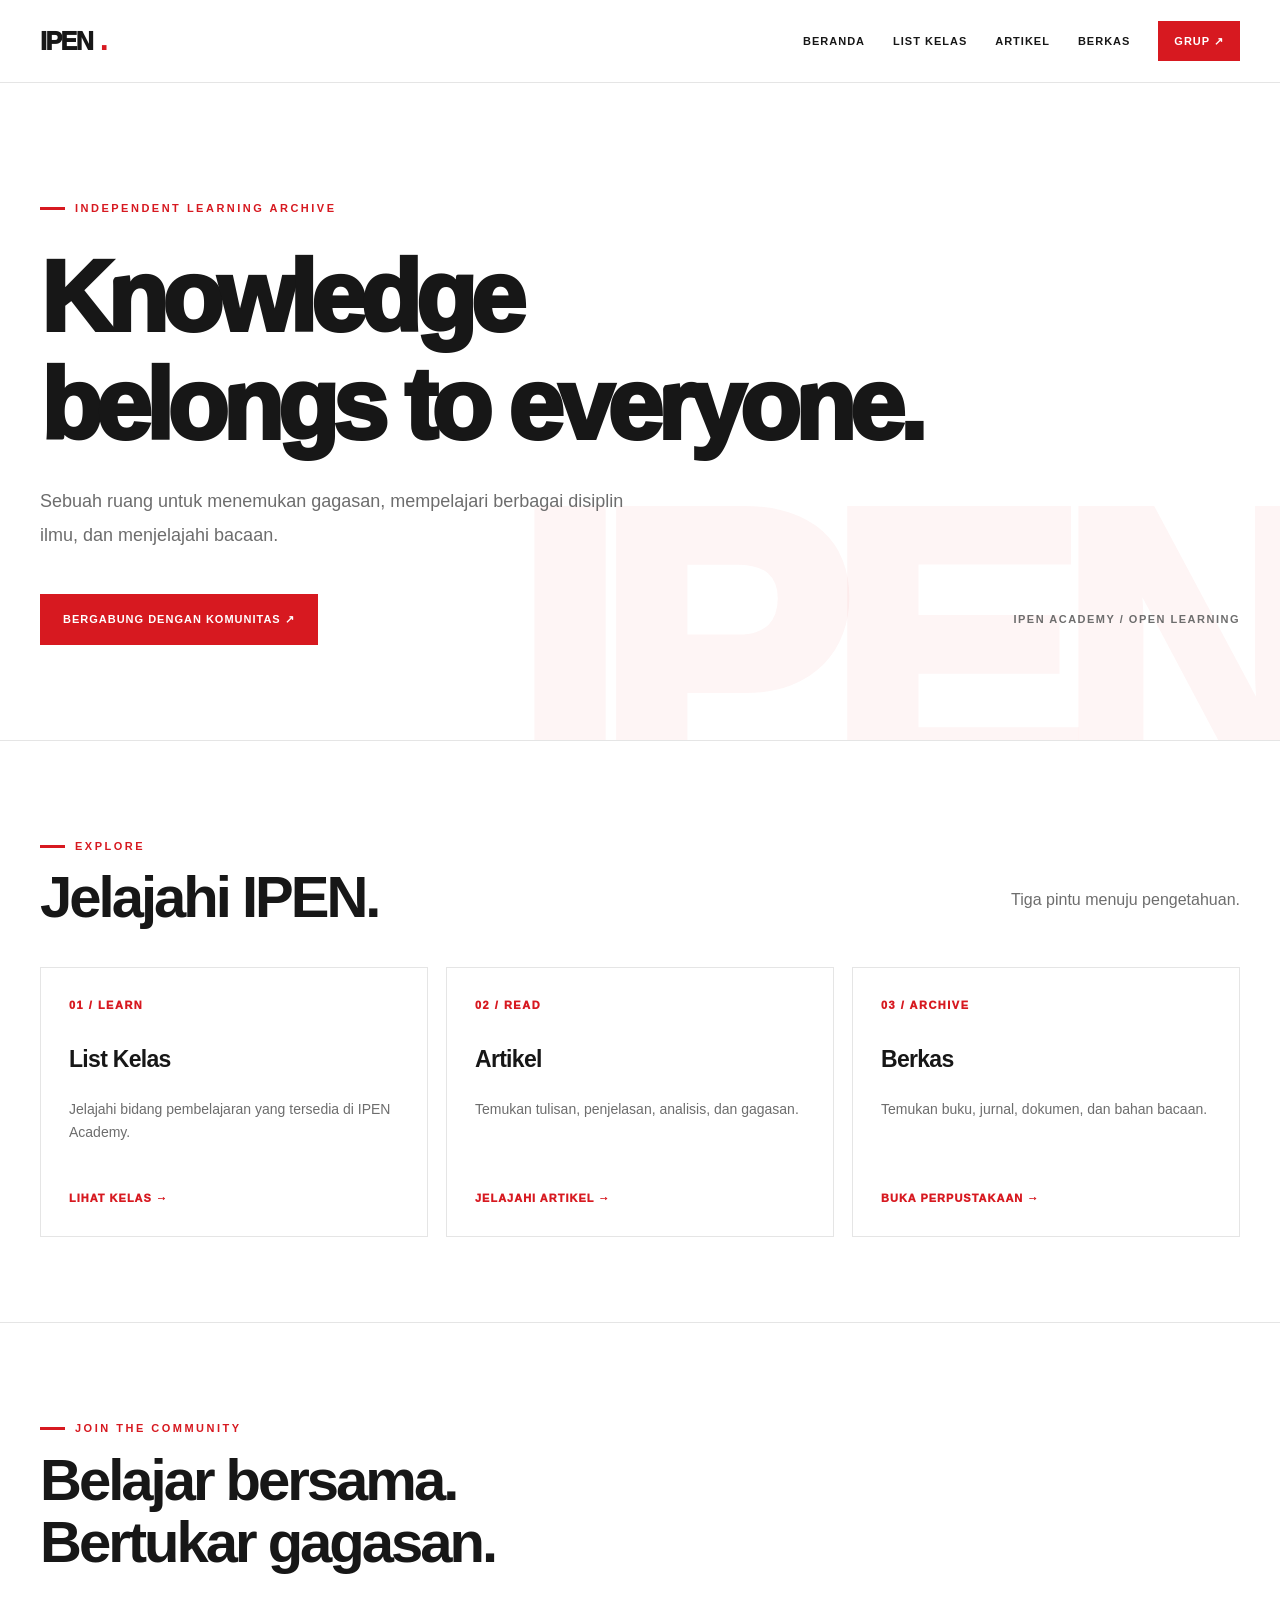
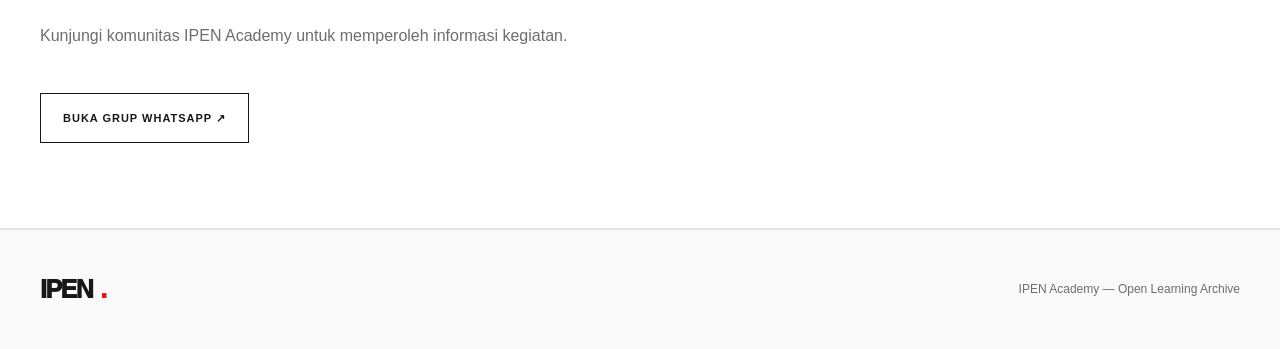
<file: index.html>
<!DOCTYPE html>
<html lang="id">
<head>
    <meta charset="UTF-8">
    <meta name="viewport" content="width=device-width, initial-scale=1.0">

    <meta name="description" content="IPEN Academy — portal artikel, materi pembelajaran, buku, dan bahan bacaan.">

    <title>IPEN Academy — Open Knowledge</title>

    <link rel="stylesheet" href="/style.css">
</head>

<body>

<header class="site-header">
    <div class="container header-inner">

        <a class="logo" href="/">
            IPEN<span>.</span>
        </a>

        <nav class="navigation">
            <a href="/">Beranda</a>
            <a href="/List-Kelas/">List Kelas</a>
            <a href="/Artikel/">Artikel</a>
            <a href="/Berkas/">Berkas</a>
            <a class="nav-join"
               href="https://chat.whatsapp.com/DZdMO1rGUrJCyYiNpXExWi?mode=gi_t"
               target="_blank"
               rel="noopener noreferrer">
                Grup ↗
            </a>
        </nav>

    </div>
</header>

<main>

    <section class="hero">
        <div class="container">

            <p class="eyebrow">
                Independent Learning Archive
            </p>

            <h1>
                Knowledge<br>
                belongs to everyone.
            </h1>

            <p class="hero-description">
                Sebuah ruang untuk menemukan gagasan,
                mempelajari berbagai disiplin ilmu,
                dan menjelajahi bacaan.
            </p>

            <div class="hero-bottom">

                <a class="button button-primary"
                   href="https://chat.whatsapp.com/DZdMO1rGUrJCyYiNpXExWi?mode=gi_t"
                   target="_blank"
                   rel="noopener noreferrer">
                    Bergabung dengan komunitas ↗
                </a>

                <div class="hero-note">
                    IPEN Academy / Open Learning
                </div>

            </div>

        </div>
    </section>

    <section class="section">
        <div class="container">

            <div class="section-heading">
                <div>
                    <p class="eyebrow">Explore</p>
                    <h2>Jelajahi IPEN.</h2>
                </div>

                <p class="muted">
                    Tiga pintu menuju pengetahuan.
                </p>
            </div>

            <div class="grid">

                <a class="card" href="/List-Kelas/">
                    <span class="card-number">01 / LEARN</span>
                    <h3>List Kelas</h3>
                    <p>
                        Jelajahi bidang pembelajaran
                        yang tersedia di IPEN Academy.
                    </p>
                    <span class="card-link">Lihat kelas →</span>
                </a>

                <a class="card" href="/Artikel/">
                    <span class="card-number">02 / READ</span>
                    <h3>Artikel</h3>
                    <p>
                        Temukan tulisan, penjelasan,
                        analisis, dan gagasan.
                    </p>
                    <span class="card-link">Jelajahi artikel →</span>
                </a>

                <a class="card" href="/Berkas/">
                    <span class="card-number">03 / ARCHIVE</span>
                    <h3>Berkas</h3>
                    <p>
                        Temukan buku, jurnal, dokumen,
                        dan bahan bacaan.
                    </p>
                    <span class="card-link">Buka perpustakaan →</span>
                </a>

            </div>
        </div>
    </section>

    <section class="section dark-section">
        <div class="container">

            <p class="eyebrow">Join the Community</p>

            <h2>
                Belajar bersama.<br>
                Bertukar gagasan.
            </h2>

            <p class="muted">
                Kunjungi komunitas IPEN Academy
                untuk memperoleh informasi kegiatan.
            </p>

            <br>

            <a class="button"
               href="https://chat.whatsapp.com/DZdMO1rGUrJCyYiNpXExWi?mode=gi_t"
               target="_blank"
               rel="noopener noreferrer">
                Buka grup WhatsApp ↗
            </a>

        </div>
    </section>

</main>

<footer class="site-footer">
    <div class="container footer-inner">

        <a class="logo" href="/">IPEN<span>.</span></a>

        <p>
            IPEN Academy — Open Learning Archive
        </p>

    </div>
</footer>

</body>
</html>
</file>
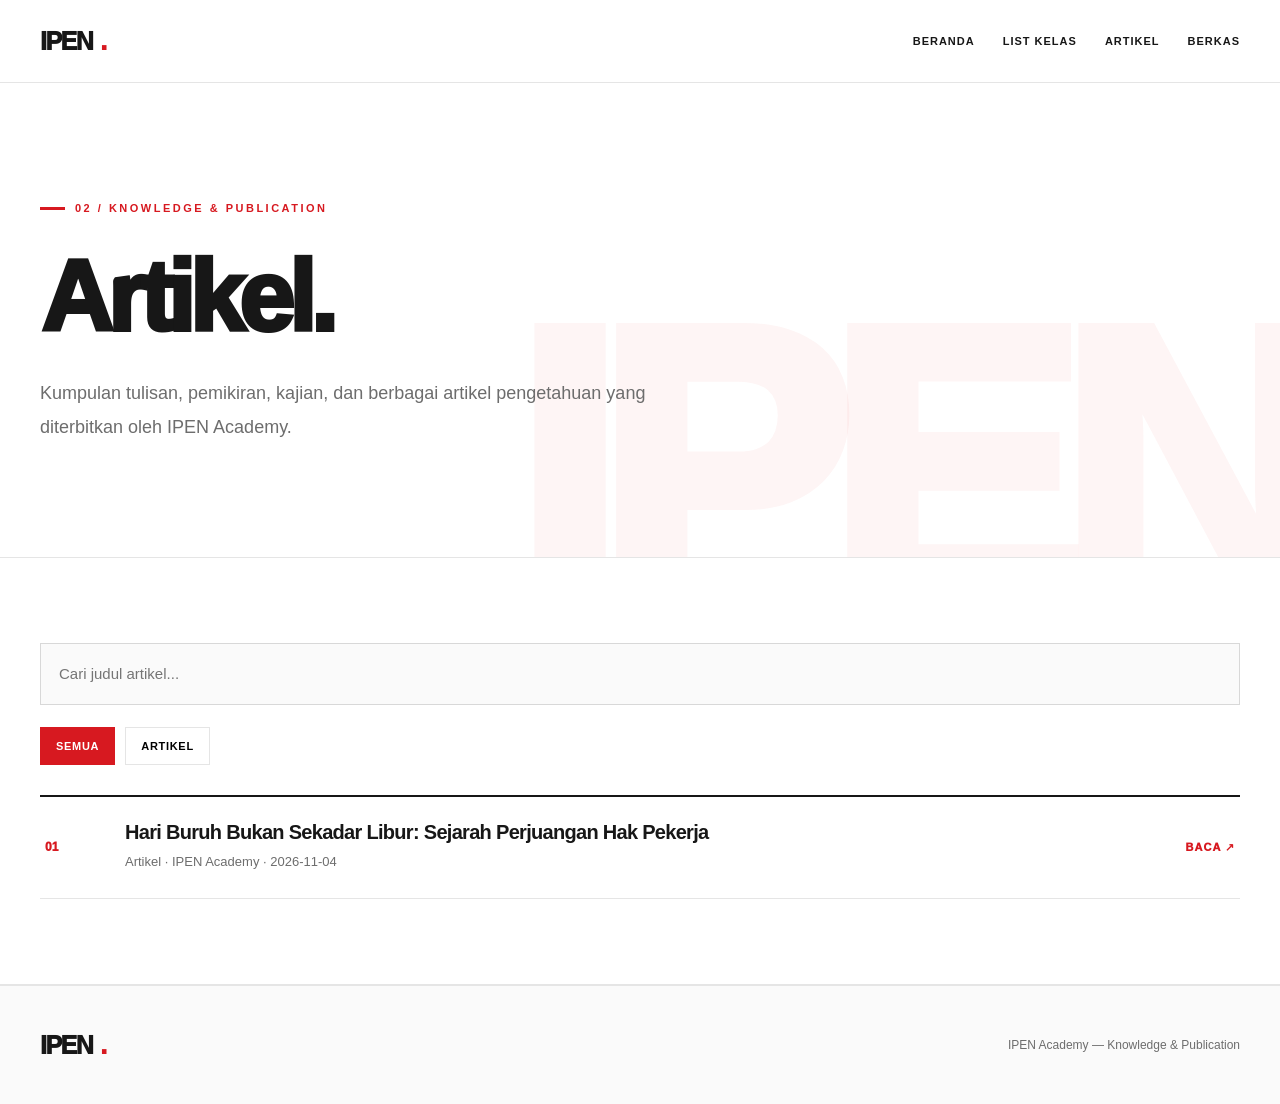
<file: Artikel/index.html>
<!DOCTYPE html>
<html lang="id">

<head>
    <meta charset="UTF-8">
    <meta name="viewport" content="width=device-width, initial-scale=1.0">

    <title>Artikel — IPEN Academy</title>

    <link rel="stylesheet" href="/style.css">
</head>

<body>

<header class="site-header">
    <div class="container header-inner">

        <a class="logo" href="/">IPEN<span>.</span></a>

        <nav class="navigation">
            <a href="/">Beranda</a>
            <a href="/List-Kelas/">List Kelas</a>
            <a href="/Artikel/">Artikel</a>
            <a href="/Berkas/">Berkas</a>
        </nav>

    </div>
</header>

<main>

    <section class="hero">
        <div class="container">

            <p class="eyebrow">02 / Knowledge & Publication</p>

            <h1>Artikel.</h1>

            <p class="hero-description">
                Kumpulan tulisan, pemikiran, kajian,
                dan berbagai artikel pengetahuan
                yang diterbitkan oleh IPEN Academy.
            </p>

        </div>
    </section>

    <section class="section">
        <div class="container">

            <input
                id="articleSearch"
                class="search-box"
                type="search"
                placeholder="Cari judul artikel..."
                aria-label="Cari artikel"
            >

            <div id="articleFilters" class="filters">

                <button
                    class="filter-button active"
                    data-category="Semua">
                    Semua
                </button>

                <button
                    class="filter-button"
                    data-category="Artikel">
                    Artikel
                </button>

            </div>

            <div id="articleList" class="content-list">
                <p class="muted">Memuat indeks artikel...</p>
            </div>

        </div>
    </section>

</main>

<footer class="site-footer">
    <div class="container footer-inner">

        <a class="logo" href="/">IPEN<span>.</span></a>

        <p>IPEN Academy — Knowledge & Publication</p>

    </div>
</footer>

<script>

const articleList = document.getElementById("articleList");
const articleSearch = document.getElementById("articleSearch");
const articleFilters = document.getElementById("articleFilters");

let articles = [];
let selectedCategory = "Semua";


function escapeHTML(value) {

    return String(value ?? "").replace(/[&<>"']/g, function(char) {

        return {
            "&": "&amp;",
            "<": "&lt;",
            ">": "&gt;",
            '"': "&quot;",
            "'": "&#39;"
        }[char];

    });

}


function renderArticles() {

    const query = articleSearch.value.toLowerCase().trim();

    const filtered = articles.filter(article => {

        const title = String(article.title || "");
        const author = String(article.author || "");
        const description = String(article.description || "");

        const matchesQuery =
            title.toLowerCase().includes(query) ||
            author.toLowerCase().includes(query) ||
            description.toLowerCase().includes(query);

        const matchesCategory =
            selectedCategory === "Semua" ||
            selectedCategory === "Artikel";

        return matchesQuery && matchesCategory;

    });


    if (filtered.length === 0) {

        articleList.innerHTML = `
            <div class="empty-state">

                <h3>Belum ada artikel yang cocok.</h3>

                <p>
                    Artikel yang diterbitkan akan muncul
                    secara otomatis setelah indeks diperbarui.
                </p>

            </div>
        `;

        return;

    }


    articleList.innerHTML = filtered.map((article, index) => {

        const title = escapeHTML(article.title);
        const author = escapeHTML(article.author || "IPEN Academy");
        const date = escapeHTML(article.date || "");

        let articleURL = "/Artikel/";

        try {

            const parsedURL = new URL(
                article.url,
                window.location.origin
            );

            if (
                parsedURL.origin === window.location.origin &&
                parsedURL.pathname.startsWith("/Artikel/baca/")
            ) {
                articleURL = parsedURL.pathname + parsedURL.search;
            }

        } catch (error) {

            console.error("URL artikel tidak valid:", error);

        }


        return `

            <a class="list-item"
               href="${escapeHTML(articleURL)}">

                <span class="list-number">
                    ${String(index + 1).padStart(2, "0")}
                </span>

                <div>

                    <h3>${title}</h3>

                    <p>
                        Artikel
                        · ${author}
                        ${date ? " · " + date : ""}
                    </p>

                </div>

                <span class="list-action">BACA ↗</span>

            </a>

        `;

    }).join("");

}


// Pencarian artikel
articleSearch.addEventListener("input", renderArticles);


// Filter artikel
articleFilters.addEventListener("click", event => {

    const button = event.target.closest("button[data-category]");

    if (!button) return;

    selectedCategory = button.dataset.category;

    articleFilters.querySelectorAll("button").forEach(item => {

        item.classList.toggle("active", item === button);

    });

    renderArticles();

});


// Mengambil indeks artikel
fetch("/Artikel/articles.json?t=" + Date.now())

    .then(response => {

        if (!response.ok) {

            throw new Error("Indeks artikel tidak ditemukan.");

        }

        return response.json();

    })

    .then(data => {

        articles = Array.isArray(data) ? data : [];

        renderArticles();

    })

    .catch(error => {

        console.error(error);

        articleList.innerHTML = `

            <div class="empty-state">

                <h3>Indeks artikel belum tersedia.</h3>

                <p>
                    Pastikan GitHub Actions berhasil
                    membuat Artikel/articles.json.
                </p>

            </div>

        `;

    });

</script>

</body>
</html>
</file>
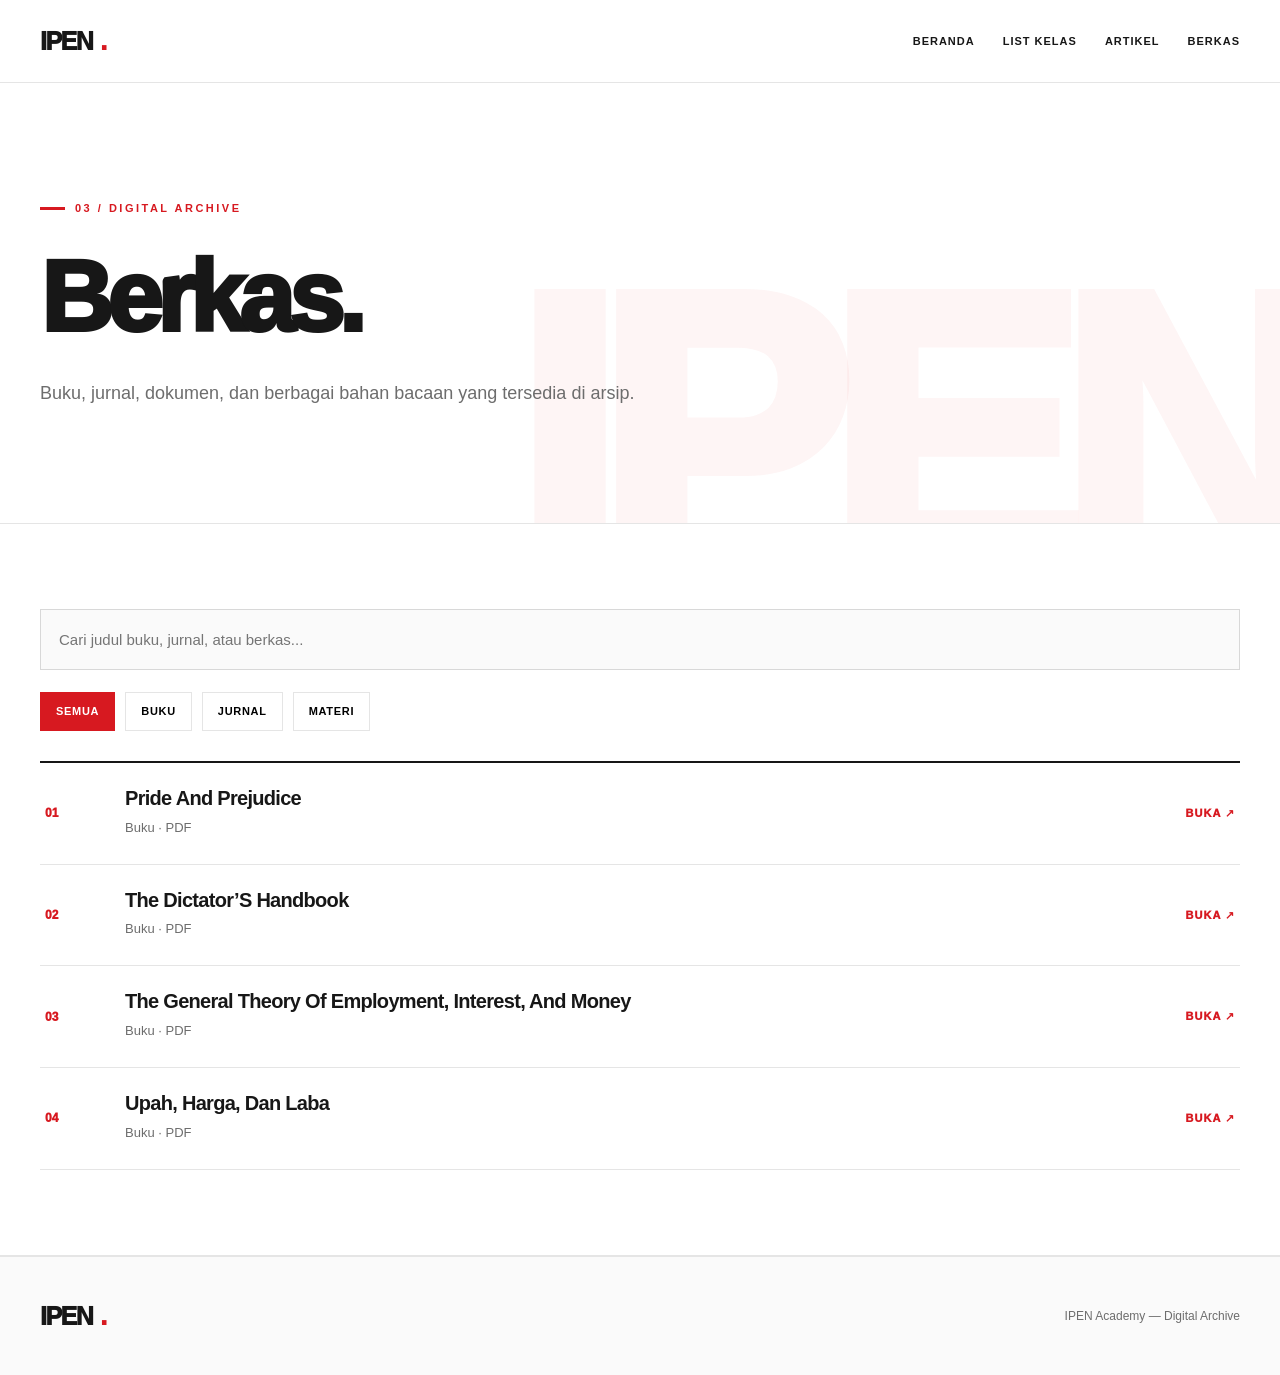
<file: Berkas/index.html>
<!DOCTYPE html>
<html lang="id">
<head>
    <meta charset="UTF-8">
    <meta name="viewport" content="width=device-width, initial-scale=1.0">

    <title>Berkas — IPEN Academy</title>

    <link rel="stylesheet" href="/style.css">
</head>

<body>

<header class="site-header">
    <div class="container header-inner">

        <a class="logo" href="/">IPEN<span>.</span></a>

        <nav class="navigation">
            <a href="/">Beranda</a>
            <a href="/List-Kelas/">List Kelas</a>
            <a href="/Artikel/">Artikel</a>
            <a href="/Berkas/">Berkas</a>
        </nav>

    </div>
</header>

<main>

    <section class="hero">
        <div class="container">

            <p class="eyebrow">03 / Digital Archive</p>

            <h1>Berkas.</h1>

            <p class="hero-description">
                Buku, jurnal, dokumen, dan berbagai
                bahan bacaan yang tersedia di arsip.
            </p>

        </div>
    </section>

    <section class="section">
        <div class="container">

            <input
                id="fileSearch"
                class="search-box"
                type="search"
                placeholder="Cari judul buku, jurnal, atau berkas..."
                aria-label="Cari berkas"
            >

            <div id="fileFilters" class="filters">
                <button class="filter-button active" data-category="Semua">
                    Semua
                </button>

                <button class="filter-button" data-category="Buku">
                    Buku
                </button>

                <button class="filter-button" data-category="Jurnal">
                    Jurnal
                </button>

                <button class="filter-button" data-category="Materi">
                    Materi
                </button>
            </div>

            <div id="fileList" class="content-list">
                <p class="muted">Memuat indeks berkas...</p>
            </div>

        </div>
    </section>

</main>

<footer class="site-footer">
    <div class="container footer-inner">
        <a class="logo" href="/">IPEN<span>.</span></a>
        <p>IPEN Academy — Digital Archive</p>
    </div>
</footer>

<script>
const fileList = document.getElementById("fileList");
const fileSearch = document.getElementById("fileSearch");
const fileFilters = document.getElementById("fileFilters");

let files = [];
let selectedCategory = "Semua";

function escapeHTML(value) {
    return String(value).replace(/[&<>"']/g, function(char) {
        return {
            "&": "&amp;",
            "<": "&lt;",
            ">": "&gt;",
            '"': "&quot;",
            "'": "&#39;"
        }[char];
    });
}

function renderFiles() {
    const query = fileSearch.value.toLowerCase().trim();

    const filtered = files.filter(file => {
        const matchesQuery =
            file.title.toLowerCase().includes(query) ||
            file.category.toLowerCase().includes(query) ||
            file.filename.toLowerCase().includes(query);

        const matchesCategory =
            selectedCategory === "Semua" ||
            file.category === selectedCategory;

        return matchesQuery && matchesCategory;
    });

    if (filtered.length === 0) {
        fileList.innerHTML = `
            <div class="empty-state">
                <h3>Belum ada berkas yang cocok.</h3>
                <p>
                    Berkas yang tersedia akan muncul
                    secara otomatis setelah indeks diperbarui.
                </p>
            </div>
        `;
        return;
    }

    fileList.innerHTML = filtered.map((file, index) => `
        <a class="list-item"
           href="${file.url}"
           target="_blank"
           rel="noopener noreferrer">

            <span class="list-number">
                ${String(index + 1).padStart(2, "0")}
            </span>

            <div>
                <h3>${escapeHTML(file.title)}</h3>

                <p>
                    ${escapeHTML(file.category)}
                    · ${escapeHTML(file.extension)}
                </p>
            </div>

            <span class="list-action">BUKA ↗</span>

        </a>
    `).join("");
}

fileSearch.addEventListener("input", renderFiles);

fileFilters.addEventListener("click", event => {
    const button = event.target.closest("button[data-category]");

    if (!button) return;

    selectedCategory = button.dataset.category;

    fileFilters.querySelectorAll("button").forEach(item => {
        item.classList.toggle("active", item === button);
    });

    renderFiles();
});

fetch("/Berkas/files.json")
    .then(response => {
        if (!response.ok) {
            throw new Error("Indeks berkas tidak ditemukan.");
        }

        return response.json();
    })
    .then(data => {
        files = Array.isArray(data) ? data : [];
        renderFiles();
    })
    .catch(() => {
        fileList.innerHTML = `
            <div class="empty-state">
                <h3>Indeks belum tersedia.</h3>
                <p>
                    Pastikan GitHub Actions sudah berhasil
                    membuat indeks berkas.
                </p>
            </div>
        `;
    });
</script>

</body>
</html>
</file>
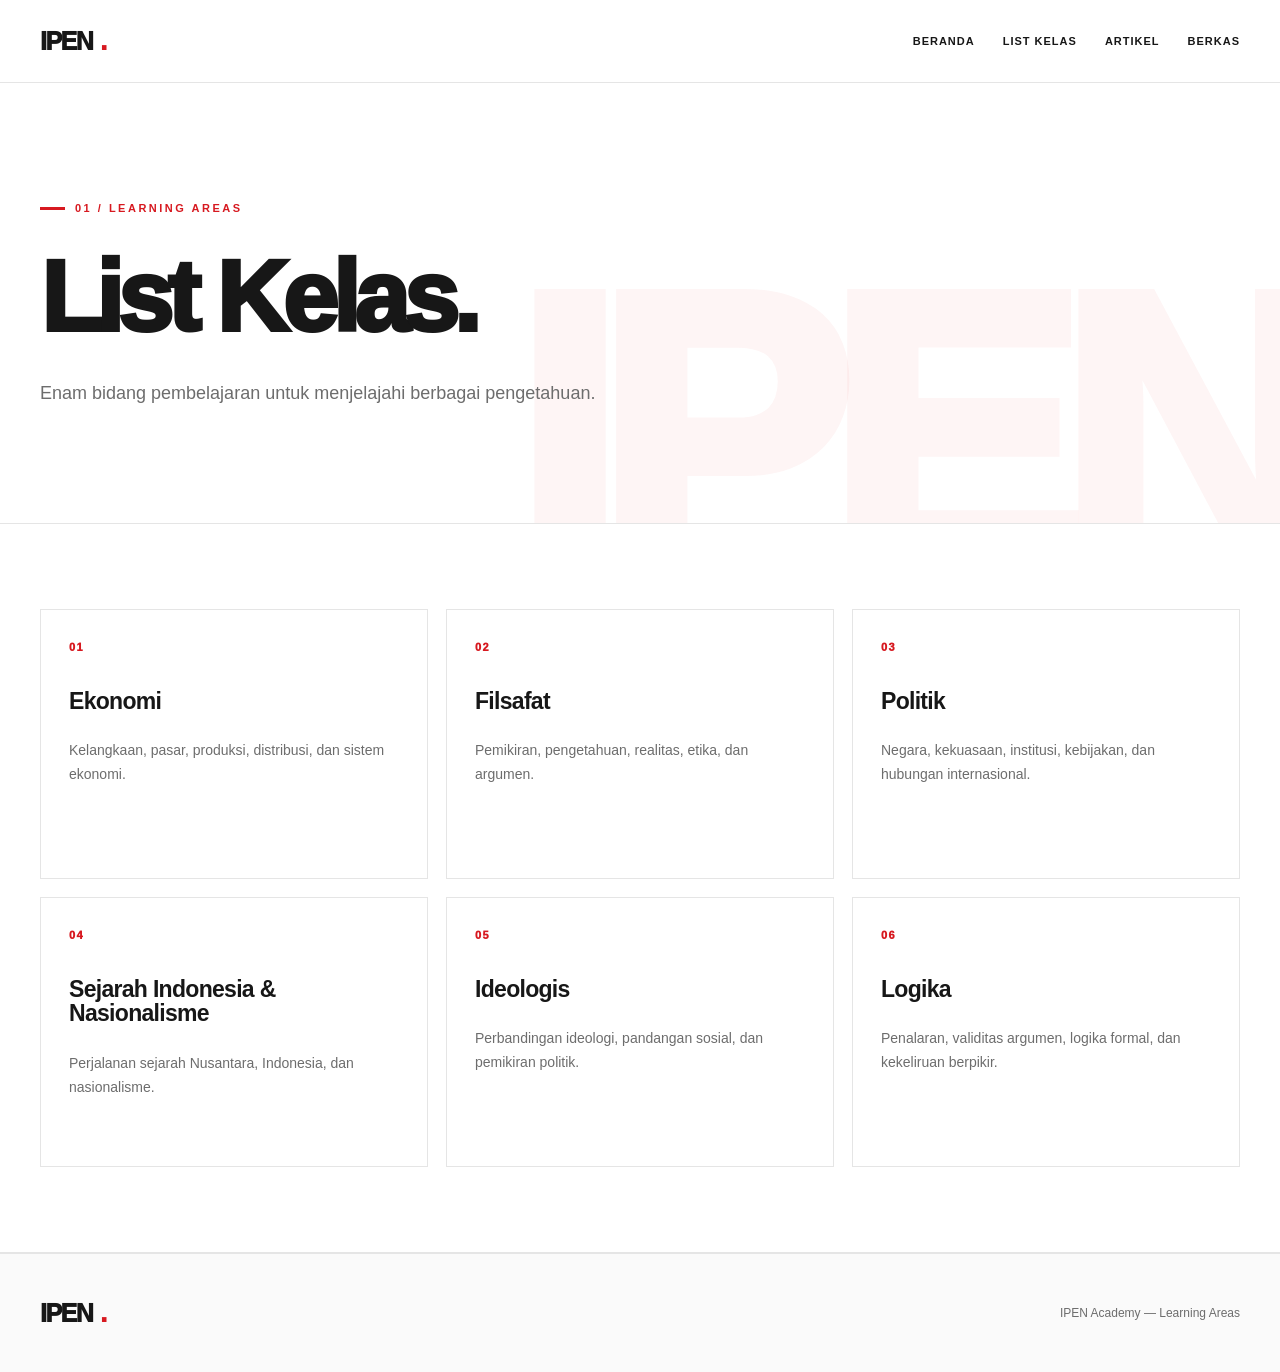
<file: List-Kelas/index.html>
<!DOCTYPE html>
<html lang="id">
<head>
    <meta charset="UTF-8">
    <meta name="viewport" content="width=device-width, initial-scale=1.0">

    <title>List Kelas — IPEN Academy</title>

    <link rel="stylesheet" href="/style.css">
</head>

<body>

<header class="site-header">
    <div class="container header-inner">

        <a class="logo" href="/">IPEN<span>.</span></a>

        <nav class="navigation">
            <a href="/">Beranda</a>
            <a href="/List-Kelas/">List Kelas</a>
            <a href="/Artikel/">Artikel</a>
            <a href="/Berkas/">Berkas</a>
        </nav>

    </div>
</header>

<main>

    <section class="hero">
        <div class="container">

            <p class="eyebrow">01 / Learning Areas</p>

            <h1>List Kelas.</h1>

            <p class="hero-description">
                Enam bidang pembelajaran untuk
                menjelajahi berbagai pengetahuan.
            </p>

        </div>
    </section>

    <section class="section">
        <div class="container">

            <div class="grid">

                <article class="card">
                    <span class="card-number">01</span>
                    <h3>Ekonomi</h3>
                    <p>
                        Kelangkaan, pasar, produksi,
                        distribusi, dan sistem ekonomi.
                    </p>
                </article>

                <article class="card">
                    <span class="card-number">02</span>
                    <h3>Filsafat</h3>
                    <p>
                        Pemikiran, pengetahuan,
                        realitas, etika, dan argumen.
                    </p>
                </article>

                <article class="card">
                    <span class="card-number">03</span>
                    <h3>Politik</h3>
                    <p>
                        Negara, kekuasaan, institusi,
                        kebijakan, dan hubungan internasional.
                    </p>
                </article>

                <article class="card">
                    <span class="card-number">04</span>
                    <h3>Sejarah Indonesia &amp; Nasionalisme</h3>
                    <p>
                        Perjalanan sejarah Nusantara,
                        Indonesia, dan nasionalisme.
                    </p>
                </article>

                <article class="card">
                    <span class="card-number">05</span>
                    <h3>Ideologis</h3>
                    <p>
                        Perbandingan ideologi,
                        pandangan sosial, dan pemikiran politik.
                    </p>
                </article>

                <article class="card">
                    <span class="card-number">06</span>
                    <h3>Logika</h3>
                    <p>
                        Penalaran, validitas argumen,
                        logika formal, dan kekeliruan berpikir.
                    </p>
                </article>

            </div>

        </div>
    </section>

</main>

<footer class="site-footer">
    <div class="container footer-inner">
        <a class="logo" href="/">IPEN<span>.</span></a>
        <p>IPEN Academy — Learning Areas</p>
    </div>
</footer>

</body>
</html>
</file>
<file: style.css>
/* =========================================
   IPEN ACADEMY — DESIGN SYSTEM
========================================= */

:root {
    --red: #d71920;
    --red-dark: #a90f17;
    --red-light: #fff0f0;

    --white: #ffffff;
    --paper: #fafafa;
    --black: #171717;
    --gray: #6d6d6d;
    --line: #e5e5e5;

    --max-width: 1200px;
}

* {
    box-sizing: border-box;
}

html {
    scroll-behavior: smooth;
}

body {
    margin: 0;
    background: var(--white);
    color: var(--black);
    font-family: Arial, Helvetica, sans-serif;
    line-height: 1.7;
}

a {
    color: inherit;
    text-decoration: none;
}

a:hover {
    color: var(--red);
}

button,
input {
    font: inherit;
}

.container {
    width: min(1200px, calc(100% - 48px));
    margin: 0 auto;
}

/* =========================================
   HEADER
========================================= */

.site-header {
    position: sticky;
    top: 0;
    z-index: 100;
    background: rgba(255, 255, 255, 0.96);
    border-bottom: 1px solid var(--line);
    backdrop-filter: blur(12px);
}

.header-inner {
    min-height: 82px;
    display: flex;
    align-items: center;
    justify-content: space-between;
    gap: 30px;
}

.logo {
    display: inline-flex;
    align-items: center;
    gap: 8px;
    font-size: 25px;
    font-weight: 950;
    letter-spacing: -1.5px;
}

.logo-mark {
    width: 13px;
    height: 25px;
    display: inline-block;
    background: var(--red);
}

.logo span {
    color: var(--red);
}

.navigation {
    display: flex;
    align-items: center;
    flex-wrap: wrap;
    gap: 28px;
}

.navigation a {
    font-size: 11px;
    font-weight: 800;
    letter-spacing: 1px;
    text-transform: uppercase;
}

.navigation .nav-join {
    padding: 11px 16px;
    background: var(--red);
    color: var(--white);
    transition: background 0.2s;
}

.navigation .nav-join:hover {
    background: var(--red-dark);
}

/* =========================================
   TYPOGRAPHY
========================================= */

.eyebrow {
    display: flex;
    align-items: center;
    gap: 10px;
    color: var(--red);
    font-size: 11px;
    font-weight: 900;
    letter-spacing: 2.5px;
    text-transform: uppercase;
}

.eyebrow::before {
    content: "";
    width: 25px;
    height: 3px;
    background: var(--red);
}

h1,
h2,
h3,
p {
    overflow-wrap: anywhere;
}

h1,
h2,
h3 {
    margin-top: 0;
    line-height: 1.08;
}

h1 {
    font-size: clamp(48px, 8vw, 100px);
    font-weight: 950;
    letter-spacing: -6px;
}

h2 {
    font-size: clamp(32px, 5vw, 58px);
    font-weight: 900;
    letter-spacing: -3px;
}

h3 {
    font-size: 23px;
    font-weight: 850;
    letter-spacing: -0.7px;
}

.muted {
    color: var(--gray);
}

/* =========================================
   HERO
========================================= */

.hero {
    position: relative;
    overflow: hidden;
    padding: 105px 0 95px;
    border-bottom: 1px solid var(--line);
}

.hero::after {
    content: "IPEN";
    position: absolute;
    right: -25px;
    bottom: -105px;
    color: rgba(215, 25, 32, 0.045);
    font-size: clamp(180px, 30vw, 390px);
    font-weight: 950;
    letter-spacing: -25px;
    line-height: 1;
    pointer-events: none;
}

.hero .container {
    position: relative;
    z-index: 1;
}

.hero h1 {
    max-width: 950px;
    margin: 25px 0;
}

.hero h1 .accent {
    color: var(--red);
}

.hero-description {
    max-width: 620px;
    color: var(--gray);
    font-size: 18px;
    line-height: 1.9;
}

.hero-bottom {
    display: flex;
    align-items: center;
    justify-content: space-between;
    flex-wrap: wrap;
    gap: 25px;
    margin-top: 42px;
}

.hero-note {
    color: var(--gray);
    font-size: 11px;
    font-weight: 800;
    letter-spacing: 1.5px;
    text-transform: uppercase;
}

/* =========================================
   BUTTONS
========================================= */

.button {
    display: inline-flex;
    justify-content: center;
    align-items: center;
    gap: 12px;
    padding: 15px 22px;
    border: 1px solid var(--black);
    background: var(--white);
    color: var(--black);
    font-size: 11px;
    font-weight: 900;
    letter-spacing: 1px;
    text-transform: uppercase;
    transition: all 0.2s ease;
}

.button:hover {
    background: var(--black);
    color: var(--white);
}

.button-primary {
    border-color: var(--red);
    background: var(--red);
    color: var(--white);
}

.button-primary:hover {
    border-color: var(--red-dark);
    background: var(--red-dark);
    color: var(--white);
}

/* =========================================
   SECTIONS
========================================= */

.section {
    padding: 85px 0;
    border-bottom: 1px solid var(--line);
}

.section-heading {
    display: flex;
    align-items: end;
    justify-content: space-between;
    flex-wrap: wrap;
    gap: 25px;
    margin-bottom: 38px;
}

.section-heading h2 {
    margin-bottom: 0;
}

.section-heading p {
    max-width: 350px;
}

/* =========================================
   CARDS
========================================= */

.grid {
    display: grid;
    grid-template-columns: repeat(3, minmax(0, 1fr));
    gap: 18px;
}

.card {
    position: relative;
    display: flex;
    flex-direction: column;
    min-height: 270px;
    padding: 28px;
    overflow: hidden;
    border: 1px solid var(--line);
    background: var(--white);
    transition:
        transform 0.25s ease,
        border-color 0.25s ease,
        box-shadow 0.25s ease;
}

.card::before {
    content: "";
    position: absolute;
    top: 0;
    left: 0;
    width: 0;
    height: 4px;
    background: var(--red);
    transition: width 0.25s ease;
}

.card:hover {
    transform: translateY(-5px);
    border-color: var(--red);
    box-shadow: 0 15px 35px rgba(0, 0, 0, 0.06);
}

.card:hover::before {
    width: 100%;
}

.card-number {
    color: var(--red);
    font-size: 11px;
    font-weight: 950;
    letter-spacing: 1.5px;
}

.card h3 {
    margin: 32px 0 12px;
}

.card p {
    margin-bottom: 25px;
    color: var(--gray);
    font-size: 14px;
}

.card-link {
    margin-top: auto;
    color: var(--red);
    font-size: 11px;
    font-weight: 950;
    letter-spacing: 1px;
    text-transform: uppercase;
}

/* =========================================
   RED FEATURE PANEL
========================================= */

.red-panel {
    padding: 75px 0;
    background: var(--red);
    color: var(--white);
}

.red-panel .eyebrow {
    color: var(--white);
}

.red-panel .eyebrow::before {
    background: var(--white);
}

.red-panel h2 {
    max-width: 850px;
}

.red-panel p {
    max-width: 600px;
    color: rgba(255, 255, 255, 0.85);
}

.red-panel .button {
    border-color: var(--white);
    background: var(--white);
    color: var(--red);
}

.red-panel .button:hover {
    background: var(--black);
    border-color: var(--black);
    color: var(--white);
}

/* =========================================
   ARTICLE / FILE LIST
========================================= */

.content-list {
    margin-top: 30px;
    border-top: 2px solid var(--black);
}

.list-item {
    display: grid;
    grid-template-columns: 60px minmax(0, 1fr) auto;
    align-items: center;
    gap: 20px;
    padding: 25px 5px;
    border-bottom: 1px solid var(--line);
    transition: background 0.2s, padding 0.2s;
}

.list-item:hover {
    padding-right: 15px;
    padding-left: 15px;
    background: var(--red-light);
}

.list-number {
    color: var(--red);
    font-size: 12px;
    font-weight: 950;
}

.list-item h3 {
    margin: 0;
    font-size: 20px;
}

.list-item p {
    margin: 7px 0 0;
    color: var(--gray);
    font-size: 13px;
}

.list-action {
    color: var(--red);
    font-size: 11px;
    font-weight: 950;
    letter-spacing: 1px;
    white-space: nowrap;
}

/* =========================================
   SEARCH AND FILTERS
========================================= */

.search-box {
    width: 100%;
    padding: 17px 18px;
    border: 1px solid #d8d8d8;
    border-radius: 0;
    outline: none;
    background: var(--paper);
    color: var(--black);
    font-size: 15px;
    transition: border-color 0.2s;
}

.search-box:focus {
    border-color: var(--red);
    background: var(--white);
}

.filters {
    display: flex;
    flex-wrap: wrap;
    gap: 10px;
    margin: 22px 0 30px;
}

.filter-button {
    padding: 9px 15px;
    border: 1px solid var(--line);
    background: var(--white);
    cursor: pointer;
    font-size: 11px;
    font-weight: 900;
    letter-spacing: 0.7px;
    text-transform: uppercase;
}

.filter-button:hover,
.filter-button.active {
    border-color: var(--red);
    background: var(--red);
    color: var(--white);
}

.empty-state {
    padding: 55px 20px;
    border: 1px dashed #d6d6d6;
    background: var(--paper);
    text-align: center;
}

.empty-state h3 {
    margin-bottom: 10px;
}

.empty-state p {
    color: var(--gray);
}

/* =========================================
   ARTICLE READER
========================================= */

.article-reader {
    max-width: 800px;
    margin: 0 auto;
    padding: 75px 0;
}

.article-reader h1 {
    margin: 20px 0;
    font-size: clamp(40px, 7vw, 70px);
    letter-spacing: -3px;
}

.article-reader h2 {
    margin-top: 45px;
    font-size: 32px;
}

.article-reader h3 {
    margin-top: 32px;
}

.article-reader p,
.article-reader li {
    font-size: 17px;
    line-height: 1.95;
}

.article-reader blockquote {
    margin: 30px 0;
    padding: 8px 22px;
    border-left: 4px solid var(--red);
    background: var(--red-light);
}

.article-reader pre {
    padding: 18px;
    overflow-x: auto;
    background: #f2f2f2;
}

.article-reader img {
    max-width: 100%;
    height: auto;
}

.article-reader a {
    color: var(--red);
    text-decoration: underline;
}

/* =========================================
   FOOTER
========================================= */

.site-footer {
    padding: 38px 0;
    border-top: 1px solid var(--line);
    background: var(--paper);
}

.footer-inner {
    display: flex;
    justify-content: space-between;
    align-items: center;
    flex-wrap: wrap;
    gap: 20px;
}

.footer-inner p {
    margin: 0;
    color: var(--gray);
    font-size: 12px;
}

/* =========================================
   ANIMATION
========================================= */

@keyframes riseIn {
    from {
        opacity: 0;
        transform: translateY(16px);
    }

    to {
        opacity: 1;
        transform: translateY(0);
    }
}

.hero .container,
.section-heading,
.grid {
    animation: riseIn 0.65s ease both;
}

@media (prefers-reduced-motion: reduce) {
    *,
    *::before,
    *::after {
        scroll-behavior: auto !important;
        animation: none !important;
        transition: none !important;
    }
}

/* =========================================
   MOBILE / IPAD
========================================= */

@media (max-width: 850px) {
    .header-inner {
        padding: 18px 0;
        align-items: flex-start;
        flex-direction: column;
        gap: 17px;
    }

    .navigation {
        gap: 17px;
    }

    .navigation a {
        font-size: 10px;
    }

    .hero {
        padding: 70px 0;
    }

    .hero h1 {
        letter-spacing: -3px;
    }

    .grid {
        grid-template-columns: repeat(2, minmax(0, 1fr));
    }

    .section {
        padding: 60px 0;
    }
}

@media (max-width: 560px) {
    .container {
        width: calc(100% - 32px);
    }

    .grid {
        grid-template-columns: 1fr;
    }

    .card {
        min-height: 220px;
    }

    .list-item {
        grid-template-columns: 32px minmax(0, 1fr);
        gap: 12px;
    }

    .list-action {
        grid-column: 2;
    }

    .hero-description {
        font-size: 16px;
    }

    .section-heading {
        align-items: flex-start;
        flex-direction: column;
    }

    .article-reader {
        padding: 45px 0;
    }

    .article-reader p,
    .article-reader li {
        font-size: 16px;
    }
}
</file>
